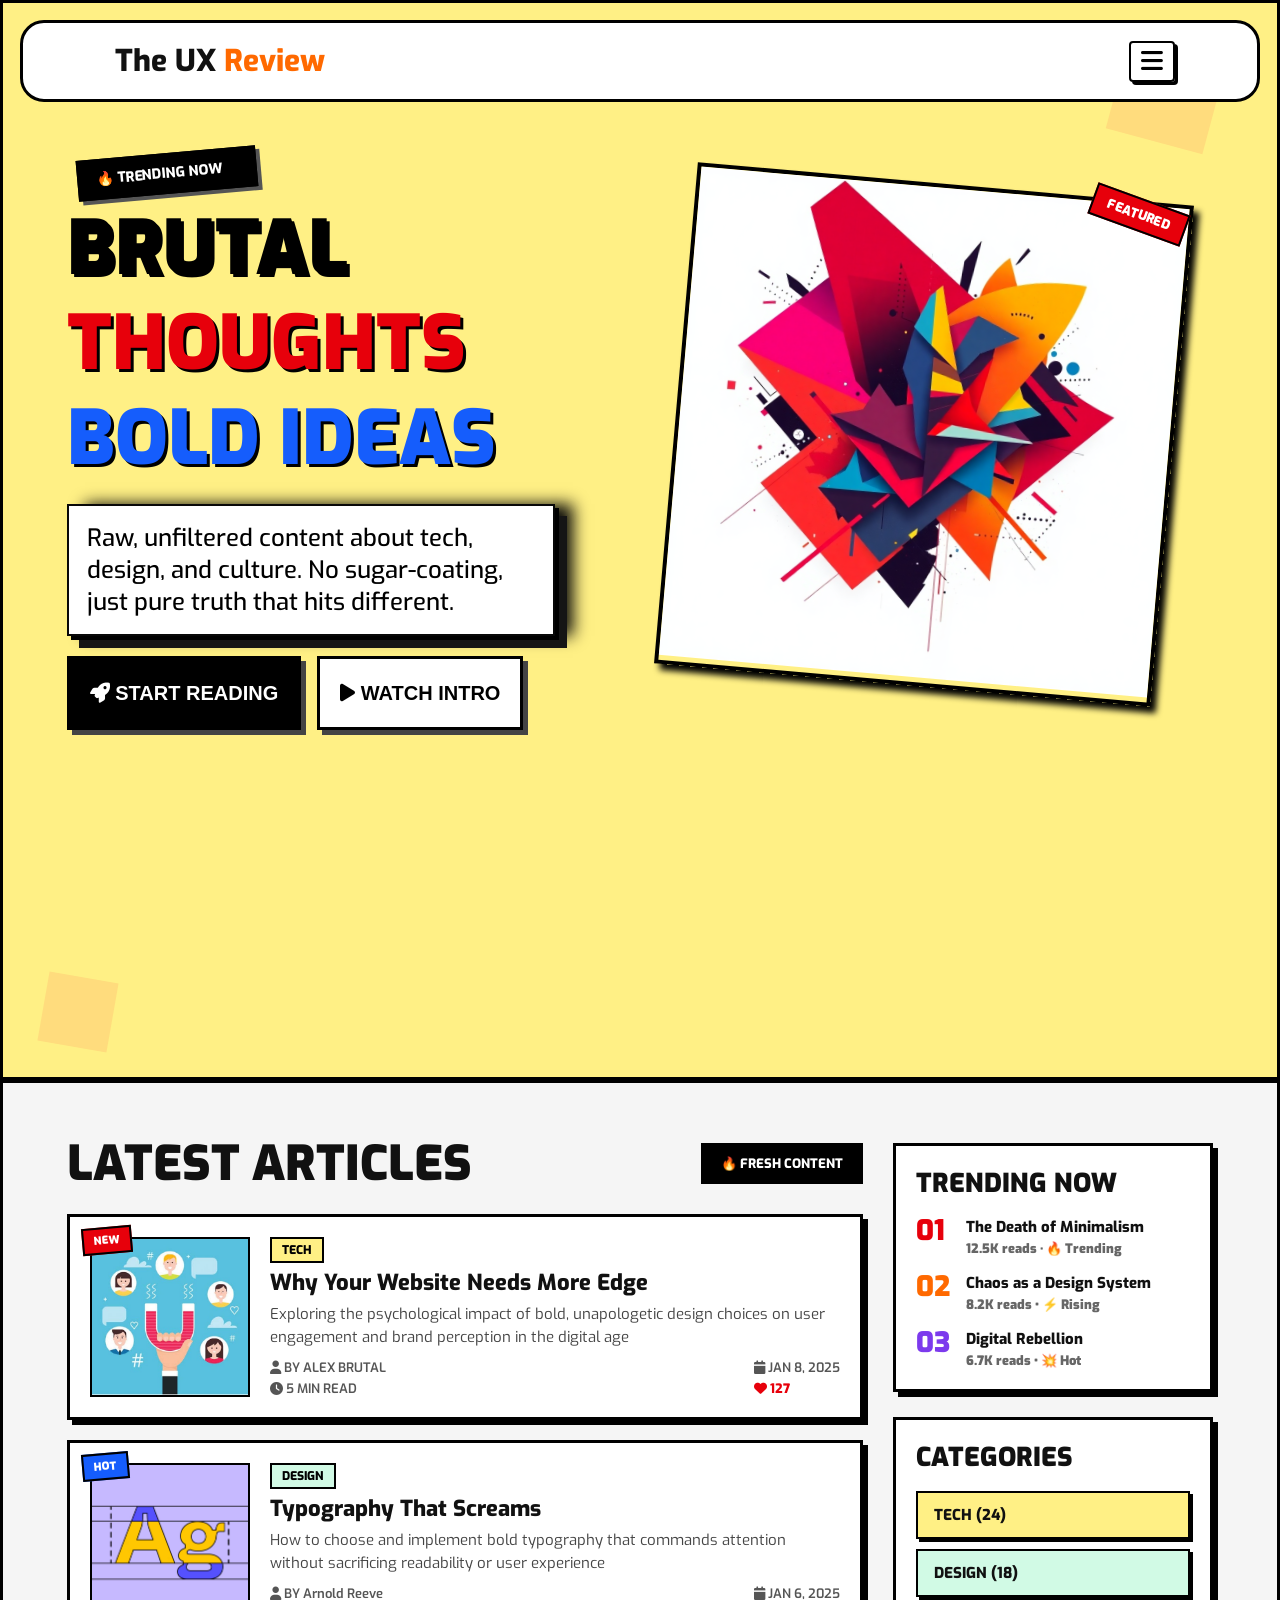
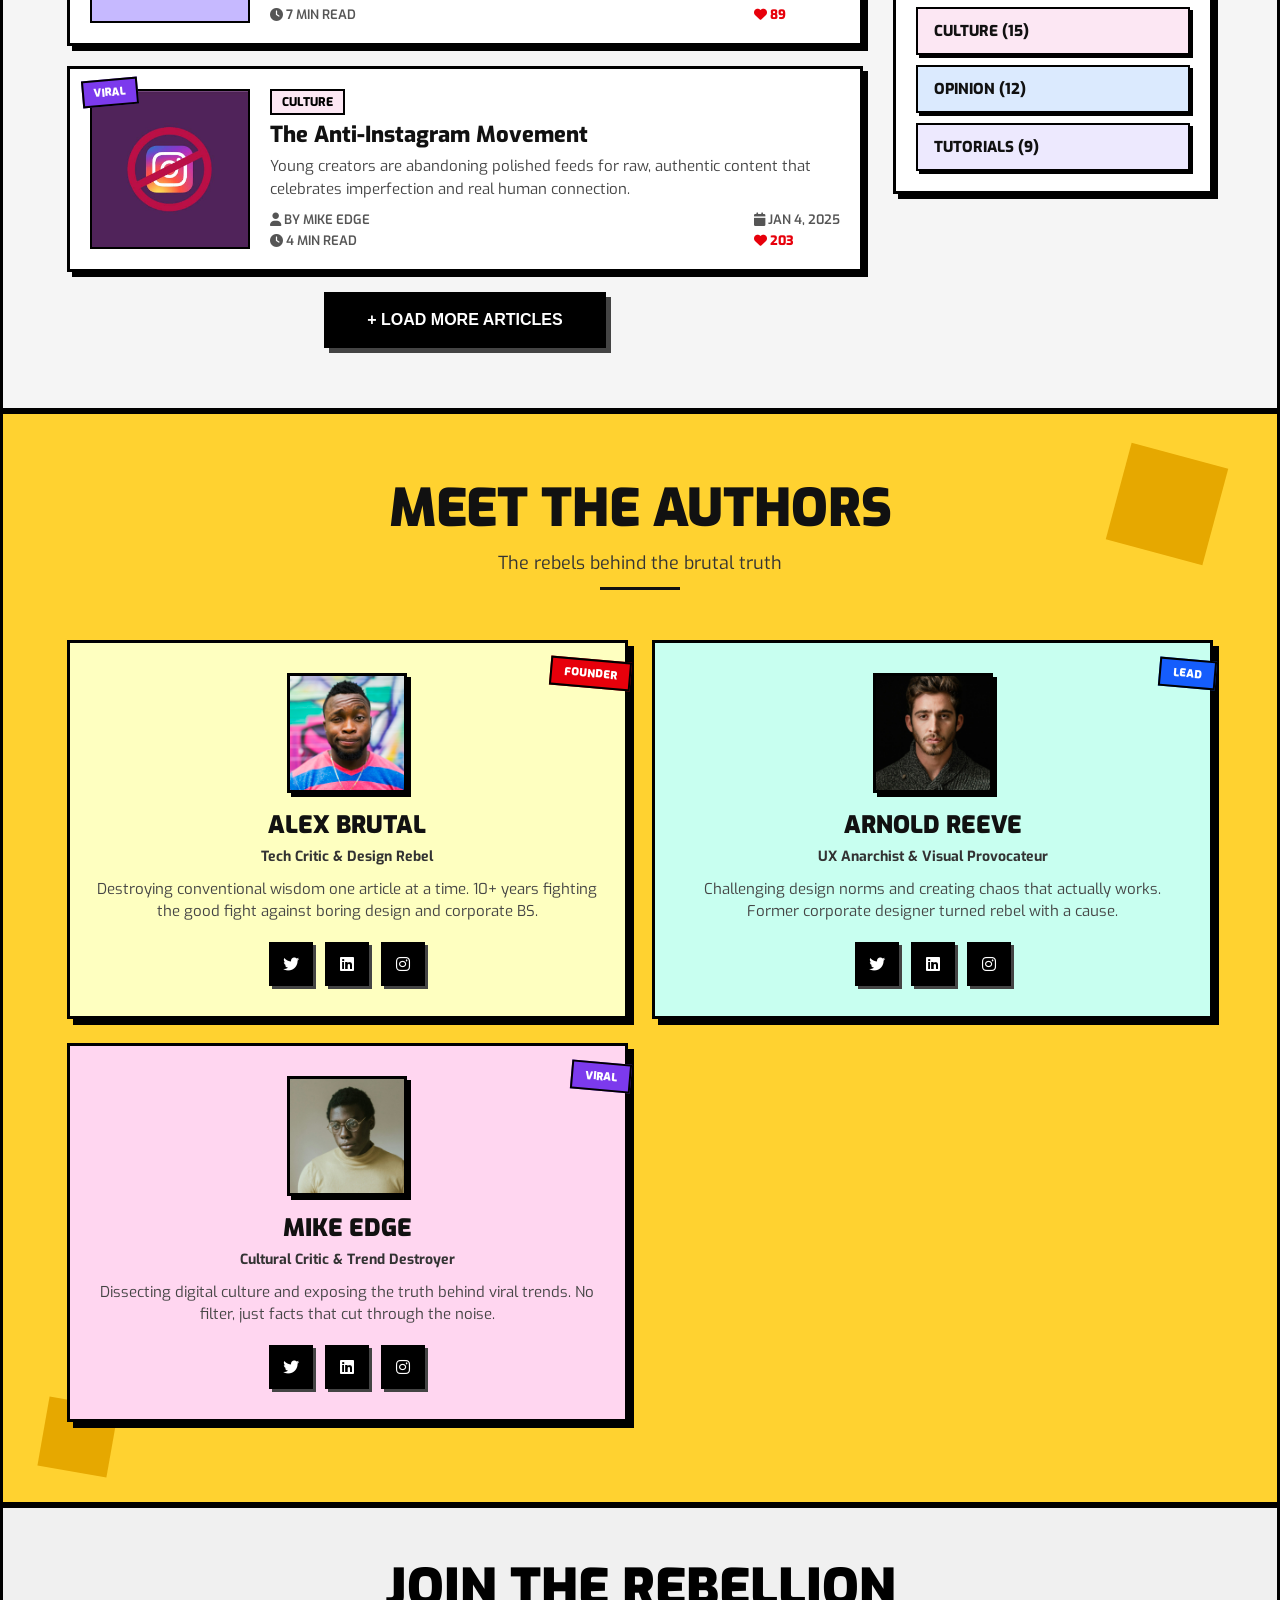
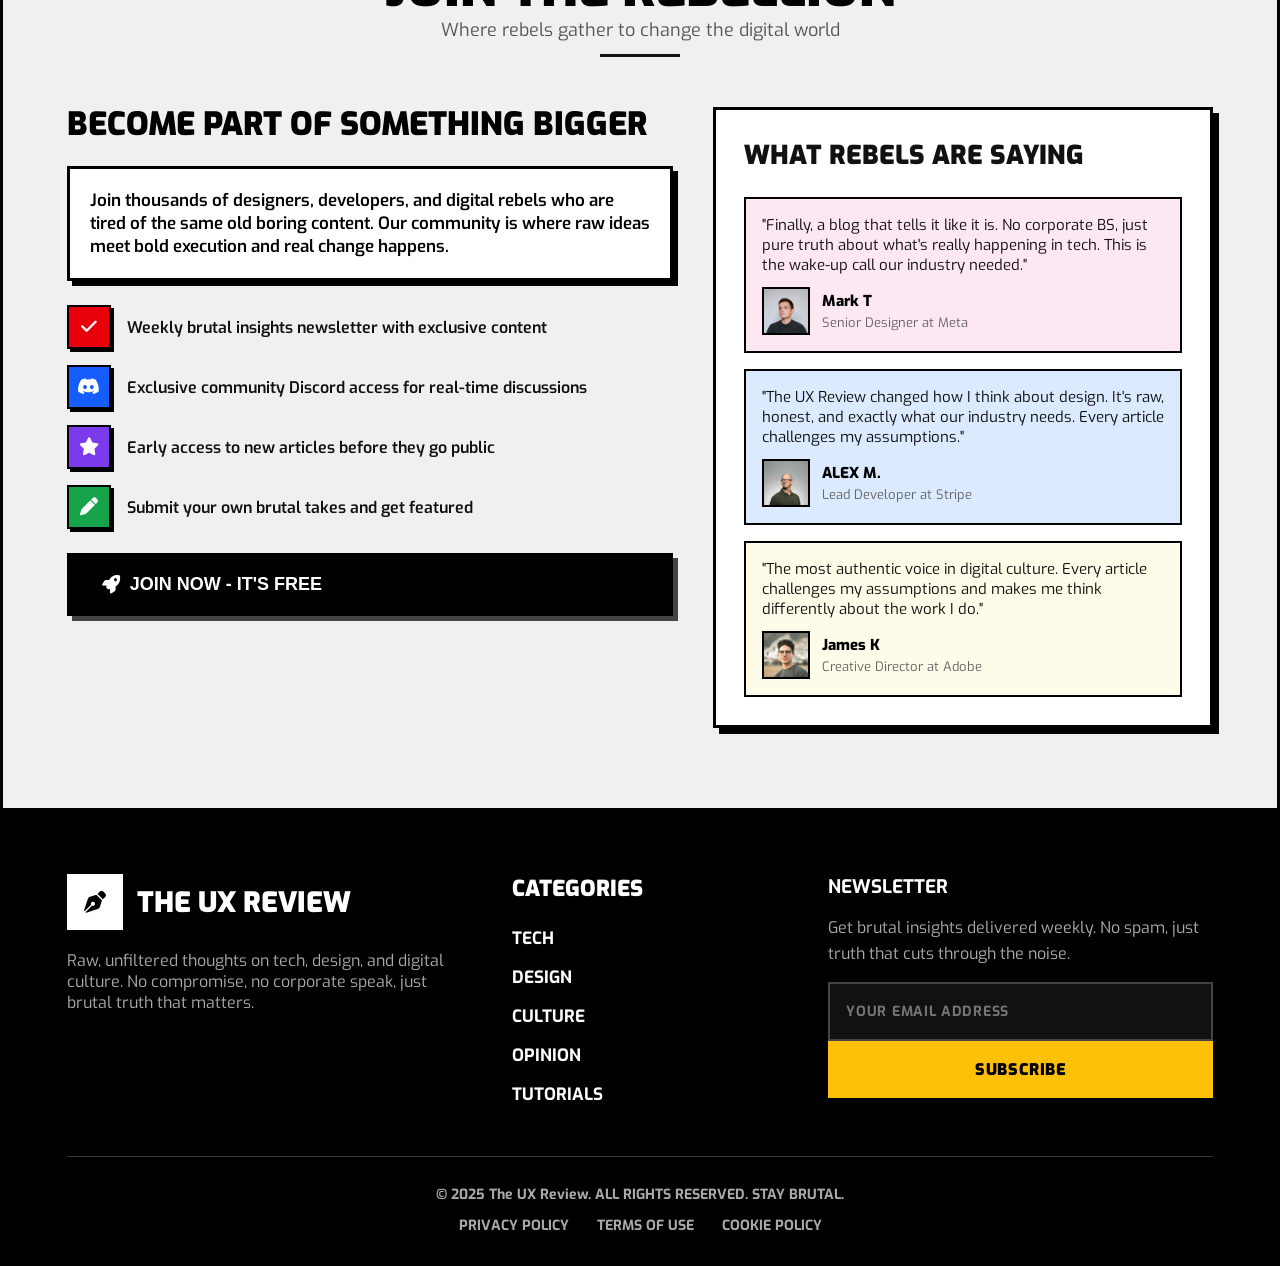
<file: index.html>
<!doctype html>
<html lang="en">

<head>
  <meta charset="UTF-8" />
  <meta name="viewport" content="width=device-width, initial-scale=1.0" />
  <title>the-ux-review-blog</title>
  <link rel="preconnect" href="https://fonts.googleapis.com" />
  <link rel="preconnect" href="https://fonts.gstatic.com" crossorigin />
  <link
    href="https://fonts.googleapis.com/css2?family=Exo:ital,wght@0,100..900;1,100..900&family=Inter:ital,opsz,wght@0,14..32,100..900;1,14..32,100..900&family=Lobster+Two:ital,wght@0,400;0,700;1,400;1,700&family=Yellowtail&display=swap"
    rel="stylesheet" />
  <link rel="stylesheet" href="https://cdnjs.cloudflare.com/ajax/libs/font-awesome/6.5.0/css/all.min.css" />
  <link rel="stylesheet" href="./style/style.css" />
</head>

<body>


  <div id="nav">
    <div class="container">
      <div class="title">
        <h1>The UX <span class="colored">Review</span></h1>
      </div>

      <div class="side-bar">
        <input type="checkbox" id="menu" />

        <div class="menu-label">
          <label for="menu">
            <i class="fa-solid fa-bars"></i>
          </label>
        </div>

        <div class="sidebar-content">
          <div class="close-menu">
            <span>MENU</span>
            <label for="menu" class="close-menu-icon">
              <i class="fa-solid fa-xmark"></i>
            </label>
          </div>
          <div class="sidebar-nav">
            <a href="#home">HOME</a>
            <a href="#latest-articles">LATEST-ARTICLES</a>
            <a href="#authors">AUTHORS</a>
            <a href="#community">COMMUNITY</a>
          </div>
          <button class="sidebar-subscribe">
            <i class="fa-solid fa-rocket"></i> SUBSCRIBE NOW
          </button>
        </div>
      </div>
    </div>
  </div>


  <div id="home">
    <div class="container">
      <div class="hero">
        <div class="info-section">
          <div class="trend">
            <span>🔥 TRENDING NOW</span>
          </div>
          <div class="title">
            <span>BRUTAL</span>
            <span class="colored-red">THOUGHTS</span>
            <span class="colored-blue">BOLD IDEAS</span>
          </div>
          <div class="details">
            <p>
              Raw, unfiltered content about tech, design, and culture. No
              sugar-coating, just pure truth that hits different.
            </p>
          </div>

          <div class="buttoms">
            <button class="reading">
              <span><i class="fa-solid fa-rocket"></i></span> START READING
            </button>
            <button class="watch">
              <span><i class="fa-solid fa-play"></i></span> WATCH INTRO
            </button>
          </div>
        </div>
        <div class="img-section">
          <div class="img-label">
            <span>FEATURED</span>
          </div>
          <div class="img-container">
            <img src="./img/hero-img.png" alt="hero-img" />
          </div>
        </div>
      </div>
    </div>
  </div>


  <div id="latest-articles">
    <div class="container">
      <div class="aricle-info">
        <div class="article-left">
          <div class="title-info">
            <h2>LATEST ARTICLES</h2>
            <span class="title-label">🔥 FRESH CONTENT</span>
          </div>

          <div class="article-card">
            <div class="card-img">
              <img src="./img/user-engagement-2.jpg" alt="user engagement" />
              <div class="card-badge badge-new">NEW</div>
            </div>
            <div class="card-content">
              <div class="card-tag tag-tech">TECH</div>
              <h3 class="more-edge">Why Your Website Needs More Edge</h3>
              <p>
                Exploring the psychological impact of bold, unapologetic
                design choices on user engagement and brand perception in the
                digital age
              </p>
              <div class="card-data">
                <div class="data-left">
                  <span><i class="fa-solid fa-user"></i> BY ALEX BRUTAL</span>
                  <span><i class="fa-solid fa-clock"></i> 5 MIN READ</span>
                </div>
                <div class="data-right">
                  <span><i class="fa-solid fa-calendar"></i> JAN 8, 2025</span>
                  <span class="likes"><i class="fa-solid fa-heart"></i> 127</span>
                </div>
              </div>
            </div>
          </div>

          <div class="article-card">
            <div class="card-img">
              <img src="./img/guide-to-typography.avif" alt="user engagement" />
              <div class="card-badge badge-hot">HOT</div>
            </div>
            <div class="card-content">
              <div class="card-tag tag-design">DESIGN</div>
              <h3 class="typography">Typography That Screams</h3>
              <p>
                How to choose and implement bold typography that commands
                attention without sacrificing readability or user experience
              </p>
              <div class="card-data">
                <div class="data-left">
                  <span><i class="fa-solid fa-user"></i> BY Arnold Reeve</span>
                  <span><i class="fa-solid fa-clock"></i> 7 MIN READ</span>
                </div>
                <div class="data-right">
                  <span><i class="fa-solid fa-calendar"></i> JAN 6, 2025</span>
                  <span class="likes"><i class="fa-solid fa-heart"></i> 89</span>
                </div>
              </div>
            </div>
          </div>
          <div class="article-card">
            <div class="card-img">
              <img src="./img/anti-instagram.jpg" alt="anti instagram" />
              <div class="card-badge badge-viral">VIRAL</div>
            </div>
            <div class="card-content">
              <div class="card-tag tag-culture">CULTURE</div>
              <h3 class="inti-instgram">The Anti-Instagram Movement</h3>
              <p>
                Young creators are abandoning polished feeds for raw,
                authentic content that celebrates imperfection and real human
                connection.
              </p>
              <div class="card-data">
                <div class="data-left">
                  <span><i class="fa-solid fa-user"></i> BY MIKE EDGE</span>
                  <span><i class="fa-solid fa-clock"></i> 4 MIN READ</span>
                </div>
                <div class="data-right">
                  <span><i class="fa-solid fa-calendar"></i> JAN 4, 2025</span>
                  <span class="likes"><i class="fa-solid fa-heart"></i> 203</span>
                </div>
              </div>
            </div>
          </div>

          <div class="load-more">
            <button class="btn-load-more">+ LOAD MORE ARTICLES</button>
          </div>
        </div>

        <div class="article-right">
          <div class="sidebar-box">
            <h3>TRENDING NOW</h3>
            <div class="trending-list">
              <div class="trending-item">
                <span class="trend-number num-1">01</span>
                <div class="trend-info">
                  <p class="trending">The Death of Minimalism</p>
                  <span>12.5K reads · 🔥 Trending</span>
                </div>
              </div>
              <div class="trending-item">
                <span class="trend-number num-2">02</span>
                <div class="trend-info">
                  <p class="rising">Chaos as a Design System</p>
                  <span>8.2K reads • ⚡ Rising</span>
                </div>
              </div>
              <div class="trending-item">
                <span class="trend-number num-3">03</span>
                <div class="trend-info">
                  <p class="hot">Digital Rebellion</p>
                  <span>6.7K reads • 💥 Hot</span>
                </div>
              </div>
            </div>
          </div>

          <div class="sidebar-box">
            <h3>CATEGORIES</h3>
            <div class="categories-list">
              <div class="category-item cat-tech">TECH (24)</div>
              <div class="category-item cat-design">DESIGN (18)</div>
              <div class="category-item cat-culture">CULTURE (15)</div>
              <div class="category-item cat-opinion">OPINION (12)</div>
              <div class="category-item cat-tutorials">TUTORIALS (9)</div>
            </div>
          </div>
        </div>
      </div>
    </div>
  </div>

  <div id="authors">
    <div class="container">
      <div class="authors-title">
        <h2>MEET THE AUTHORS</h2>
        <p>The rebels behind the brutal truth</p>
        <div class="title-line"></div>
      </div>

      <div class="authors-grid">
        <div class="author-card yellow">
          <div class="author-badge founder">FOUNDER</div>
          <div class="author-img">
            <img src="./img/avatar-1.jpg" alt="Alex Brutal" />
          </div>
          <h3>ALEX BRUTAL</h3>
          <span class="author-role">Tech Critic & Design Rebel</span>
          <p>
            Destroying conventional wisdom one article at a time. 10+ years
            fighting the good fight against boring design and corporate BS.
          </p>
          <div class="author-socials">
            <a href="#"><i class="fa-brands fa-twitter"></i></a>
            <a href="#"><i class="fa-brands fa-linkedin"></i></a>
            <a href="#"><i class="fa-brands fa-instagram"></i></a>
          </div>
        </div>

        <div class="author-card mint">
          <div class="author-badge lead">LEAD</div>
          <div class="author-img">
            <img src="./img/avatar-2.jpg" alt="Arnold Reeve" />
          </div>
          <h3>Arnold Reeve</h3>
          <span class="author-role">UX Anarchist & Visual Provocateur</span>
          <p>
            Challenging design norms and creating chaos that actually works.
            Former corporate designer turned rebel with a cause.
          </p>
          <div class="author-socials">
            <a href="#"><i class="fa-brands fa-twitter"></i></a>
            <a href="#"><i class="fa-brands fa-linkedin"></i></a>
            <a href="#"><i class="fa-brands fa-instagram"></i></a>
          </div>
        </div>

        <div class="author-card pink">
          <div class="author-badge viral">VIRAL</div>
          <div class="author-img">
            <img src="./img/avatar-3.jpg" alt="Mike Edge" />
          </div>
          <h3>MIKE EDGE</h3>
          <span class="author-role">Cultural Critic & Trend Destroyer</span>
          <p>
            Dissecting digital culture and exposing the truth behind viral
            trends. No filter, just facts that cut through the noise.
          </p>
          <div class="author-socials">
            <a href="#"><i class="fa-brands fa-twitter"></i></a>
            <a href="#"><i class="fa-brands fa-linkedin"></i></a>
            <a href="#"><i class="fa-brands fa-instagram"></i></a>
          </div>
        </div>
      </div>
    </div>
  </div>


  <div id="community">
    <div class="container">
      <div class="community-title">
        <h2>JOIN THE REBELLION</h2>
        <p>Where rebels gather to change the digital world</p>
        <div class="title-line"></div>
      </div>

      <div class="community-info">
        <div class="community-left">
          <h3>BECOME PART OF SOMETHING BIGGER</h3>
          <div class="community-description">
            <p>
              Join thousands of designers, developers, and digital rebels who
              are tired of the same old boring content. Our community is where
              raw ideas meet bold execution and real change happens.
            </p>
          </div>

          <ul class="community-features">
            <li>
              <div class="feature-icon icon-red">
                <i class="fa-solid fa-check"></i>
              </div>
              <span>Weekly brutal insights newsletter with exclusive
                content</span>
            </li>
            <li>
              <div class="feature-icon icon-blue">
                <i class="fa-brands fa-discord"></i>
              </div>
              <span>Exclusive community Discord access for real-time
                discussions</span>
            </li>
            <li>
              <div class="feature-icon icon-purple">
                <i class="fa-solid fa-star"></i>
              </div>
              <span>Early access to new articles before they go public</span>
            </li>
            <li>
              <div class="feature-icon icon-green">
                <i class="fa-solid fa-pen"></i>
              </div>
              <span>Submit your own brutal takes and get featured</span>
            </li>
          </ul>
          <button class="join-btn">
            <i class="fa-solid fa-rocket"></i> JOIN NOW - IT'S FREE
          </button>
        </div>

        <div class="community-right">
          <h3>WHAT REBELS ARE SAYING</h3>
          <div class="community-card comm-pink">
            <p>
              "Finally, a blog that tells it like it is. No corporate BS, just
              pure truth about what's really happening in tech. This is the
              wake-up call our industry needed."
            </p>
            <div class="card-author">
              <img src="./img/avatar-4.avif" alt="Mark T" />

              <div>
                <strong>Mark T</strong>
                <span>Senior Designer at Meta</span>
              </div>
            </div>
          </div>

          <div class="community-card comm-blue">
            <p>
              "The UX Review changed how I think about design. It's raw, honest, and exactly what our industry needs.
              Every article challenges my assumptions."
            </p>
            <div class="card-author">
              <img src="./img/avatar-5.jpg" alt="ALEX M." />

              <div>
                <strong>ALEX M.</strong>
                <span>Lead Developer at Stripe</span>
              </div>
            </div>
          </div>


          <div class="community-card comm-yellow">
            <p>
              "The most authentic voice in digital culture. Every article challenges my assumptions and makes me think
              differently about the work I do."
            </p>
            <div class="card-author">
              <img src="./img/avatar-6.avif" alt="James K" />

              <div>
                <strong>James K</strong>
                <span>Creative Director at Adobe</span>
              </div>
            </div>
          </div>


        </div>
      </div>
    </div>
  </div>




  <div id="footer">
    <div class="container">
      <div class="footer-info">
        <div class="footer-brand">
          <div class="footer-logo">
            <div class="logo-icon">
              <i class="fa-solid fa-pen-nib"></i>
            </div>
            <h2>THE UX REVIEW</h2>
          </div>
          <p>Raw, unfiltered thoughts on tech, design, and digital culture. No compromise, no corporate speak, just
            brutal truth that matters.</p>
        </div>


        <div class="categories">
          <h3>CATEGORIES</h3>
          <ul>
            <li><a href="#">TECH</a></li>
            <li><a href="#">DESIGN</a></li>
            <li><a href="#">CULTURE</a></li>
            <li><a href="#">OPINION</a></li>
            <li><a href="#">TUTORIALS</a></li>

          </ul>


        </div>

        <div class="new-letter">
          <h3>NEWSLETTER</h3>
          <p>Get brutal insights delivered weekly. No spam, just truth that cuts through the noise.</p>
          <div class="newlitter-form">
            <input type="email" placeholder="YOUR EMAIL ADDRESS">
            <button>SUBSCRIBE</button>
          </div>
        </div>


      </div>

      <div class="footer-divider"></div>

      <div class="footer-bottom">
        <p>© 2025 The UX Review. ALL RIGHTS RESERVED. STAY BRUTAL.</p>
        <div class="footer-links">
          <a href="#">PRIVACY POLICY</a>
          <a href="#">TERMS OF USE</a>
          <a href="#">COOKIE POLICY</a>
        </div>
      </div>
    </div>
  </div>
  </div>
</body>

</html>
</file>
<file: style/style.css>
* {
  box-sizing: border-box;
  padding: 0;
  margin: 0;
}
*::after,
*::before {
  padding: 0;
  margin: 0;
}
body {
  font-family: Exo, sans-serif;
}
.container {
  width: 90%;
  margin: auto;
  max-width: 1200px;
}
ul {
  list-style: none;
}
a {
  text-decoration: none;
  color: #333;
}
#nav {
  border: 3px solid #000;
  border-radius: 24px;
  background-color: #fff;
  z-index: 9998;
  position: fixed;
  left: 50%;
  transform: translateX(-50%);
  width: calc(100% - 40px);
  top: 20px;
}
#nav .container {
  display: flex;
  justify-content: space-between;
  align-items: center;
  padding: 10px 20px;
}
#nav .title h1 {
  font-size: 30px;
  font-weight: 800;
  line-height: 36px;
  color: #111111;
  padding: 10px;
}
#nav .title h1 span {
  color: #ff6900;
}
.side-bar {
  position: relative;
}
#menu {
  display: none;
}
.menu-label {
  border: 2px solid #000;
  border-radius: 4px;
  padding: 2px 10px;
  box-shadow: 3px 3px 0 #000;
}
.side-bar label {
  font-size: 25px;
}
.sidebar-content {
  position: fixed;
  top: 0;
  right: -360px;
  height: 100vh;
  width: 320px;
  display: flex;
  flex-direction: column;
  padding: 0;
  background-color: #fff;
  border-left: 3px solid #000;
  z-index: 9999;

  transition:
    right 0.3s ease,
    opacity 0.3s ease;
  opacity: 0;
  z-index: 999;
  overflow: hidden;
}
#menu:checked~.sidebar-content {
  right: 0;
  transform: translateX(0);
  opacity: 1;
}
.close-menu {
  display: flex;
  justify-content: space-between;
  align-items: center;
  border-top: 3px solid #000;
  border-bottom: 3px solid #000;
  margin-bottom: 0;
  padding: 20px 24px;
}

.close-menu span {
  color: #000;
  font-size: 26px;
  font-weight: 900;
  margin-bottom: 0;
}

.close-menu-icon {
  color: #000;
  font-size: 30px;
  border: 2px solid #000;
  padding: 2px 6px;
  margin-bottom: 0;
  transition: color 0.2s;
}

.close-menu-icon:hover {
  color: #f00;
}

.sidebar-nav {
  display: flex;
  flex-direction: column;
  padding: 16px 0;
  flex: 1;
}

.sidebar-nav a {
  display: block;
  align-items: center;
  gap: 14px;
  color: #000;
  font-size: 20px;
  font-weight: 900;
  padding: 18px 24px;

  transition:
    background-color 0.15s,
    color 0.15s,
    padding-left 0.15s;
}

.sidebar-nav a:hover {
  background-color: #f5f5f5;
  color: #000;
  padding-left: 32px;
}

.sidebar-subscribe {
  display: flex;
  align-items: center;
  justify-content: center;
  gap: 10px;
  background-color: #ffd230;
  color: #000;
  font-family: "Exo", sans-serif;
  font-size: 18px;
  font-weight: 900;
  letter-spacing: 0.06em;
  padding: 20px;
  margin: 24px;
  cursor: pointer;
  border: 3px solid #000;
  box-shadow: 4px 4px 0 #fff;
  transition:
    transform 0.1s ease,
    box-shadow 0.1s ease;
}

.sidebar-subscribe:hover {
  transform: translate(-2px, -2px);
  box-shadow: 6px 6px 0 #fff;
}

.sidebar-subscribe:active {
  transform: translate(4px, 4px);
  box-shadow: 0 0 0 #fff;
}

#home {
  height: 120vh;
  background-color: #fff085;
  border: 3px solid #000;
  position: relative;
  overflow: hidden;
}

#home::before {
  content: "";
  position: absolute;
  top: 40px;
  right: 60px;
  width: 100px;
  height: 100px;
  background-color: #ffdc7d;
  transform: rotate(15deg);
  z-index: 0;
}

#home::after {
  content: "";
  position: absolute;
  bottom: 30px;
  left: 40px;
  width: 70px;
  height: 70px;
  background-color: #ffdc7d;
  transform: rotate(10deg);
  z-index: 0;
}
.hero {
  display: flex;
  align-items: flex-start;
  padding-top: 140px;
  justify-content: space-between;
  gap: 80px;
}
#home .title {
  display: flex;
  flex-direction: column;
  gap: 5px;
}
#home .title span {
  display: inline-block;
  font-size: 75px;
  line-height: 90px;
  font-weight: 900;
  text-shadow: 3px 3px 0 #000;
}
.colored-red {
  color: #e7000b;
}
.colored-blue {
  color: #155dfc;
}
.details {
  border: 2px solid #080808;
  box-shadow:
    4px 4px #000,
    12px 12px 0 #151515,
    18px 0 15px #080808;
  background-color: #fff;
  padding: 16px 18px;
  max-width: 540px;
  width: 100%;
  margin: 20px 0;
  z-index: 5;
}
.details p {
  font-size: 24px;
  font-weight: 500;
  line-height: 32px;
  color: #000;
}
.buttoms {
  display: flex;
  gap: 16px;
  align-items: center;
  flex-wrap: wrap;
}
#home .buttoms button {
  border: 3px solid #000;
  padding: 20px;
  margin: 0;
  font-size: 20px;
  font-weight: 700;
  line-height: 28px;
  box-shadow: 5px 5px 0 #444;
  transition:
    transform 0.1s ease,
    box-shadow 0.1s ease;
  z-index: 10;
}
#home .buttoms button:hover {
  transform: translate(5px, 5px);
  box-shadow: 0 0 0 #444;
}
.reading {
  background-color: #000;
  color: #fff;
  box-shadow: 5px 5px 0 #444;
  transition:
    transform 0.1s ease,
    box-shadow 0.1s ease;
}
.reading:hover {
  transform: translate(-2px, -2px);
  box-shadow: 7px 7px 0 #444;
}
.reading:active {
  transform: translate(5px, 5px);
  box-shadow: 0px 0px 0 #444;
}
.watch {
  background-color: #fff;
  color: #000;
  box-shadow: 5px 5px 0 #000;
  transition:
    transform 0.1s ease,
    box-shadow 0.1s ease;
}
.watch:hover {
  transform: translate(-2px, -2px);
  box-shadow: 7px 7px 0 #000;
}
.watch:active {
  transform: translate(5px, 5px);
  box-shadow: 0px 0px 0 #000;
}
.trend {
  background-color: #000;
  color: #fff;
  border: 3px solid #000;
  padding: 8px 16px;
  font-size: 14px;
  font-weight: 800;
  width: fit-content;
  box-shadow: 4px 4px 0 #555;

  transform: rotate(-5deg);
  width: 180px;
  margin: 10px;
}
.img-section {
  position: relative;
  width: 55%;
  padding: 40px;
  overflow: visible;
}
.img-label {
  position: absolute;
  top: 55px;
  right: 25px;
  transform: rotate(20deg);
  background-color: #e7000b;
  color: #fff;
  font-size: 13px;
  font-weight: 900;
  padding: 6px 14px;
  border: 2px solid #000;
  z-index: 10;
}

.img-section .img-container {
  width: 100%;
  border: 4px solid #000;
  box-shadow: 6px 6px 6px #000;
  transform: rotate(5deg);
  overflow: hidden;
  transition:
    transform 0.3s ease,
    box-shadow 0.3s ease;
}

.img-section .img-container:hover {
  transform: rotate(3deg) translate(-4px);
  box-shadow: 10px 10px 10px #000;
}

.img-section img {
  width: 100%;
  height: auto;
}

#latest-articles {
  border: 3px solid #000;
  background-color: #f5f5f5;
  padding: 60px 0;
}

.aricle-info {
  display: flex;
  align-items: flex-start;
  gap: 30px;
}

.article-left {
  flex: 1;
}

.title-info {
  display: flex;
  align-items: center;
  justify-content: space-between;
  margin-bottom: 30px;
}

.title-info h2 {
  font-size: 48px;
  font-weight: 900;
  line-height: 24px;
  color: #111;
}

.article-left .title-label {
  background-color: #000;
  color: #fff;
  font-size: 13px;
  font-weight: 800;
  padding: 10px 18px;
  border: 2px solid #000;
}

.article-card {
  display: flex;
  gap: 20px;
  background-color: #fff;
  border: 3px solid #000;
  padding: 20px;
  margin-bottom: 20px;
  transition:
    transform 0.15s ease,
    box-shadow 0.15s ease;
  box-shadow: 5px 5px 0 #000;
}

.article-card:hover {
  transform: translate(-2px, -2px);
  box-shadow: 7px 7px 0 #000;
}

.article-card:active {
  transform: translate(5px, 5px);
  box-shadow: 0 0 0 #000;
}

.card-img {
  position: relative;
  flex: 0 0 160px;
  height: 160px;
}

.card-img img {
  width: 100%;
  height: 100%;
  object-fit: cover;
  display: block;
  border: 2px solid #000;
}

.card-badge {
  position: absolute;
  top: -10px;
  left: -8px;
  font-size: 11px;
  font-weight: 900;
  padding: 4px 10px;
  border: 2px solid #000;
  transform: rotate(-5deg);
}

.badge-new {
  background-color: #e7000b;
  color: #fff;
}

.badge-hot {
  background-color: #155dfc;
  color: #fff;
}

.badge-viral {
  background-color: #7c3aed;
  color: #fff;
}

.card-content {
  display: flex;
  flex-direction: column;
  gap: 7px;
  flex: 1;
}

.card-tag {
  display: inline-block;
  font-size: 12px;
  font-weight: 800;
  padding: 3px 10px;
  border: 2px solid #000;
  width: fit-content;
}

.tag-tech {
  background-color: #fff085;
}

.tag-design {
  background-color: #d1fae5;
}

.tag-culture {
  background-color: #fce7f3;
}

.card-content h3 {
  font-size: 22px;
  font-weight: 800;
  color: #111;
  line-height: 1.2;
  transition: color 0.3s ease;
}

.card-content .more-edge:hover {
  color: #f00;
}

.card-content .typography:hover {
  color: #2b7fff;
}

.card-content .inti-instgram:hover {
  color: #ad46ff;
}

.card-content p {
  font-size: 15px;
  color: #444;
  line-height: 1.5;
}

.card-data {
  display: flex;
  flex-wrap: wrap;
  justify-content: space-between;
  align-items: flex-end;
  gap: 6px;
  margin-top: auto;
}

.data-left,
.data-right {
  display: flex;
  flex-direction: column;
  gap: 4px;
  font-size: 13px;
  font-weight: 600;
  color: #555;
}
.likes {
  color: #e7000b;
  font-weight: 800;
}
.load-more {
  display: flex;
  justify-content: center;
  margin-top: 10px;
}
.btn-load-more {
  background-color: #000;
  color: #fff;
  border: 3px solid #000;
  font-size: 16px;
  font-weight: 800;
  padding: 16px 40px;
  box-shadow: 5px 5px 0 #444;
  transition:
    transform 0.1s ease,
    box-shadow 0.1s ease;
}

.btn-load-more:hover {
  transform: translate(-2px, -2px);
  box-shadow: 7px 7px 0 #444;
}

.btn-load-more:active {
  transform: translate(5px, 5px);
  box-shadow: 0 0 0 #444;
}

.article-right {
  flex: 0 0 320px;
  display: flex;
  flex-direction: column;
  gap: 25px;
}

.sidebar-box {
  font-size: 26px;
  font-weight: 900;
  color: #111;
  margin-bottom: 0;
  background: #fff;
  border: 3px solid #000;
  box-shadow: 5px 5px 0 #000;
  padding: 20px;
}

.sidebar-box h3 {
  font-size: 26px;
  font-weight: 900;
  color: #111;
  margin-bottom: 16px;
  text-transform: uppercase;
}

.trending-list {
  display: flex;
  flex-direction: column;
  gap: 16px;
}

.trending-item {
  display: flex;
  align-items: flex-start;
  gap: 14px;
}

.trend-number {
  font-size: 28px;
  font-weight: 900;
  line-height: 1;
  min-width: 36px;
}

.trend-info {
  display: flex;
  flex-direction: column;
  gap: 3px;
}

.trend-info p {
  font-size: 15px;
  font-weight: 800;
  color: #111;
  transition: color 0.2s ease;
}

.trend-info .trending:hover {
  color: #e7000b;
}

.trend-info .rising:hover {
  color: #ff6900;
}

.trend-info .hot:hover {
  color: #7c3aed;
}

.trend-info span {
  font-size: 13px;
  color: #666;
}

.categories-list {
  display: flex;
  flex-direction: column;
  gap: 10px;
}

.category-item {
  border: 2px solid #000;
  padding: 12px 16px;
  font-size: 15px;
  font-weight: 800;
  transition:
    transform 0.1s ease,
    box-shadow 0.1s ease;
  box-shadow: 3px 3px 0 #000;
}

.category-item:hover {
  transform: translate(-2px, -2px);
  box-shadow: 5px 5px 0 #000;
}

.category-item:active {
  transform: translate(3px, 3px);
  box-shadow: 0 0 0 #000;
}

.cat-tech {
  background-color: #fff085;
  transition: background-color 0.3s ease;
}

.cat-tech:hover {
  background-color: #f5e200;
}

.cat-design {
  background-color: #d1fae5;
  transition: background-color 0.3s ease;
}

.cat-design:hover {
  background-color: #6ee7b7;
}

.cat-culture {
  background-color: #fce7f3;
  transition: background-color 0.3s ease;
}

.cat-culture:hover {
  background-color: #f9a8d4;
}

.cat-opinion {
  background-color: #dbeafe;
  transition: background-color 0.3s ease;
}

.cat-opinion:hover {
  background-color: #93c5fd;
}

.cat-tutorials {
  background-color: #ede9fe;
  transition: background-color 0.3s ease;
}

.cat-tutorials:hover {
  background-color: #c4b5fd;
}

.num-1 {
  color: #e7000b;
}

.num-2 {
  color: #ff6900;
}

.num-3 {
  color: #7c3aed;
}

#authors {
  background-color: #ffd230;
  padding: 60px 0 80px;
  position: relative;
  overflow: hidden;
  border: 3px solid #000;
}

#authors::before {
  content: "";
  position: absolute;
  top: 40px;
  right: 60px;
  width: 100px;
  height: 100px;
  background-color: #e6a800;
  transform: rotate(15deg);
  z-index: 0;
}

#authors::after {
  content: "";
  position: absolute;
  bottom: 30px;
  left: 40px;
  width: 70px;
  height: 70px;
  background-color: #e6a800;
  transform: rotate(10deg);
  z-index: 0;
}

.authors-title {
  text-align: center;
  margin-bottom: 50px;
  position: relative;
  z-index: 1;
}

.authors-title h2 {
  font-size: 52px;
  font-weight: 900;
  color: #111;
}

.authors-title p {
  font-size: 18px;
  color: #333;
  margin-top: 8px;
}

.title-line {
  width: 80px;
  height: 3px;
  background-color: #111;
  margin: 12px auto 0;
}

.authors-grid {
  display: grid;
  grid-template-columns: 1fr 1fr;
  gap: 24px;
  position: relative;
  z-index: 1;
}

.author-card.pink {
  grid-column: 1;
  grid-row: 2;
}

.author-card {
  position: relative;
  border: 3px solid #000;
  box-shadow: 6px 6px 0 #000;
  padding: 30px 24px;
  text-align: center;
  transition:
    transform 0.15s ease,
    box-shadow 0.15s ease;
}

.author-card:hover {
  transform: translate(-2px, -2px);
  box-shadow: 8px 8px 0 #000;
}

.author-card:active {
  transform: translate(5px, 5px);
  box-shadow: 0 0 0 #000;
}

.yellow {
  background-color: #feffc0;
}

.mint {
  background-color: #c8fff0;
}

.pink {
  background-color: #ffd6f0;
}

.author-badge {
  position: absolute;
  top: 16px;
  right: -6px;
  font-size: 11px;
  font-weight: 900;
  padding: 5px 12px;
  border: 2px solid #000;
  transform: rotate(5deg);
}

.founder {
  background-color: #e7000b;
  color: #fff;
}

.lead {
  background-color: #155dfc;
  color: #fff;
}

.viral {
  background-color: #7c3aed;
  color: #fff;
}

.author-img {
  width: 120px;
  height: 120px;
  margin: 0 auto 16px;
  border: 3px solid #000;
  box-shadow: 4px 4px 0 #000;
  overflow: hidden;
}

.author-img img {
  width: 100%;
  height: 100%;
  object-fit: cover;
  display: block;
}

.author-role {
  font-size: 14px;
  font-weight: 700;
  color: #333;
  display: block;
  margin-bottom: 12px;
}

.author-card h3 {
  font-size: 24px;
  font-weight: 900;
  color: #111;
  text-transform: uppercase;
  margin-bottom: 6px;
}

.author-card p {
  font-size: 15px;
  color: #444;
  line-height: 22px;
}

.author-socials {
  display: flex;
  justify-content: center;
  gap: 12px;
  margin-top: 20px;
}

.author-socials a {
  width: 44px;
  height: 44px;
  background-color: #000;
  color: #fff;
  border: 2px solid #000;
  display: flex;
  align-items: center;
  justify-content: center;
  font-size: 16px;
  box-shadow: 3px 3px 0 #444;
  transition:
    transform 0.1s ease,
    box-shadow 0.1s ease;
}

.author-socials a:hover {
  transform: translate(-2px, -2px);
  box-shadow: 5px 5px 0 #444;
}

.author-socials a:active {
  transform: translate(3px, 3px);
  box-shadow: 0 0 0 #444;
}



#community {
  background-color: #f0f0f0;
  padding: 60px 0 80px;
  border: 3px solid #000;
}

.community-title {
  text-align: center;
  margin-bottom: 50px;
}

.community-title .title-line {
  width: 80px;
  height: 3px;
  background-color: #111;
  margin: 12px auto 0;
}

.community-title h2 {
  font-size: 52px;
  font-weight: 900;
  color: #000;
  line-height: 42px;
}

.community-title p {
  font-size: 18px;
  color: #555;
  margin-top: 8px;
}

.community-info {
  display: flex;
  gap: 40px;
  align-items: flex-start;
}

.community-left {
  flex: 1;
  display: flex;
  flex-direction: column;
  gap: 24px;
}

.community-left h3 {
  font-size: 32px;
  font-weight: 900;
  color: #000;
  line-height: 35px;
}

.community-description {
  border: 3px solid #000;
  box-shadow: 5px 5px 0 #000;
  background-color: #fff;
  padding: 20px;
}

.community-description p {
  font-size: 17px;
  font-weight: 600;
  color: #000;
}

.community-features {
  list-style: none;
  display: flex;
  flex-direction: column;
  gap: 16px;
}

.community-features li {
  display: flex;
  align-items: center;
  gap: 16px;
  font-size: 16px;
  font-weight: 600;
  color: #111;
}

.feature-icon {
  width: 44px;
  height: 44px;
  min-width: 44px;
  border: 2px solid #000;
  display: flex;
  align-items: center;
  justify-content: center;
  font-size: 18px;
  color: #fff;
  box-shadow: 3px 3px 0 #000;
}

.icon-red {
  background-color: #e7000b;
}

.icon-blue {
  background-color: #155dfc;
}

.icon-purple {
  background-color: #7c3aed;
}

.icon-green {
  background-color: #16a34a;
}

.join-btn {
  align-items: center;
  gap: 10px;
  background-color: #000;
  color: #fff;
  border: 3px solid #000;
  font-size: 18px;
  font-weight: 800;
  padding: 18px 32px;
  box-shadow: 5px 5px 0 #444;
  transition:
    transform 0.1s ease,
    box-shadow 0.1s ease;

  display: inline-flex;
}

.join-btn:hover {
  transform: translate(-2px, -2px);
  box-shadow: 7px 7px 0 #444;
}

.join-btn:active {
  transform: translate(5px, 5px);
  box-shadow: 0 0 0 #444;
}

.community-right {
  flex: 0 0 500px;
  border: 3px solid #000;
  box-shadow: 6px 6px 0 #000;
  background-color: #fff;
  padding: 28px;
  display: flex;
  flex-direction: column;
  gap: 16px;
}

.community-right h3 {
  font-size: 26px;
  font-weight: 900;
  color: #111;
  margin-bottom: 8px;
}

.community-card {
  border: 2px solid #000;
  padding: 16px;
  display: flex;
  flex-direction: column;
  gap: 12px;
}

.comm-pink {
  background-color: #fce7f3;
}

.comm-blue {
  background-color: #dbeafe;
}

.comm-yellow {
  background-color: #fefce8;
}

.community-card p {
  font-size: 15px;
  color: #111;
}

.card-author {
  display: flex;
  align-items: center;
  gap: 12px;
}

.card-author img {
  width: 48px;
  height: 48px;
  object-fit: cover;
  border: 2px solid #000;
  display: block;
}

.card-author strong {
  display: block;
  font-size: 15px;
  font-weight: 800;
}

.card-author span {
  font-size: 13px;
  color: #666;
}

#footer {
  background-color: #000;
  color: #fff;
  padding: 60px 0 0;
  border: 3px solid #000;
}

.footer-info {
  display: grid;
  grid-template-columns: 1.5fr 1fr 1.5fr;
  gap: 60px;
  padding-bottom: 50px;
}

.footer-brand {
  display: flex;
  flex-direction: column;
  gap: 20px;
}

.footer-icon {
  display: flex;
  align-items: center;
  gap: 14px;
}

.logo-icon {
  width: 56px;
  height: 56px;
  color: #000;
  background-color: #fff;
  display: flex;
  align-items: center;
  justify-content: center;
  font-size: 22px;
  flex-shrink: 0;
}

.footer-brand p {
  font-size: 16px;
  color: #aaa;
}

/* بدل footer-categories */
.categories h3 {
  font-size: 22px;
  font-weight: 900;
  color: #fff;
  margin-bottom: 24px;
}

.categories ul {
  display: flex;
  flex-direction: column;
  gap: 16px;
}

.categories ul li a {
  font-size: 17px;
  font-weight: 700;
  color: #fff;
  transition: color 0.2s;
}

.categories ul li a:hover {
  color: #ffc107;
}

.footer-logo {
  display: flex;
  align-items: center;
  gap: 14px;
}

.footer-logo h2 {
  font-size: 28px;
  font-weight: 900;
  color: #fff;
  text-transform: uppercase;
}

.new-letter {
  display: flex;
  flex-direction: column;
  gap: 16px;
}

.new-letter p {
  font-size: 16px;
  color: #aaa;
  line-height: 1.6;
}

.newlitter-form {
  display: flex;
  flex-direction: column;
  gap: 0;
}

.newlitter-form input {
  background-color: #111;
  border: 2px solid #444;
  color: #888;
  font-family: "Exo", sans-serif;
  font-size: 14px;
  font-weight: 700;
  letter-spacing: 0.05em;
  padding: 18px 16px;
  outline: none;
  transition: border-color 0.2s;
}

.newlitter-form input:focus {
  border-color: #fff;
  color: #fff;
}

.newlitter-form button {
  background-color: #ffc107;
  color: #000;
  border: none;
  font-family: "Exo", sans-serif;
  font-size: 16px;
  font-weight: 900;
  letter-spacing: 0.05em;
  padding: 18px;
  cursor: pointer;
  text-transform: uppercase;
  transition:
    background-color 0.2s,
    transform 0.1s;
}

.newlitter-form button:hover {
  background-color: #e6ac00;
}

.newlitter-form button:active {
  transform: scaleY(0.97);
}

.footer-divider {
  border: none;
  border-top: 1px solid #333;
  margin: 0;
}

.footer-bottom {
  padding: 28px 0;
  display: flex;
  flex-direction: column;
  align-items: center;
  gap: 12px;
  text-align: center;
}

.footer-bottom p {
  font-size: 14px;
  font-weight: 700;
  color: #aaa;
}

.footer-links {
  display: flex;
  gap: 28px;
}

.footer-links a {
  font-size: 14px;
  font-weight: 700;
  color: #aaa;
  text-decoration: none;
  text-transform: uppercase;
  transition: color 0.2s;
}

.footer-links a:hover {
  color: #fff;
}


@media (max-width: 1024px) {

  
  #home .title span {
    font-size: 60px;
    line-height: 1;
  }

  .hero {
    gap: 40px;
  }

  .img-section {
    width: 50%;
    padding: 20px;
  }

 
  .aricle-info {
    gap: 20px;
  }

  .article-right {
    flex: 0 0 260px;
  }

  
  .authors-grid {
    gap: 16px;
  }

  
  .community-right {
    flex: 0 0 400px;
  }

  
  .footer-info {
    gap: 30px;
  }
}


@media (max-width: 768px) {

  
  #nav {
    width: calc(100% - 20px);
    top: 10px;
  }

  #nav .title h1 {
    font-size: 22px;
  }


  .hero {
    flex-direction: column;
    padding-top: 100px;
    gap: 30px;
  }

  #home .title span {
    font-size: 52px;
    line-height: 1;
  }

  .details p {
    font-size: 18px;
  }

  .img-section {
    width: 100%;
    padding: 10px 0;
  }

  .buttoms button {
    font-size: 16px;
    padding: 14px 18px;
  }

 
  .aricle-info {
    flex-direction: column;
  }

  .article-right {
    flex: unset;
    width: 100%;
  }

  .title-info h2 {
    font-size: 32px;
  }

  .card-img {
    flex: 0 0 120px;
    height: 120px;
  }

  
  .authors-grid {
    grid-template-columns: 1fr;
  }

  .author-card.pink {
    grid-column: unset;
    grid-row: unset;
  }

  .authors-title h2 {
    font-size: 36px;
  }


  .community-info {
    flex-direction: column;
  }

  .community-right {
    flex: unset;
    width: 100%;
  }

  .community-title h2 {
    font-size: 36px;
  }

  .community-left h3 {
    font-size: 24px;
  }

 
  .footer-info {
    grid-template-columns: 1fr;
    gap: 40px;
  }

  .footer-bottom {
    padding: 20px 0;
  }

  .footer-links {
    flex-wrap: wrap;
    justify-content: center;
    gap: 16px;
  }
}


@media (max-width: 480px) {
  #nav .title h1 {
    font-size: 18px;
  }

  #home {
    min-height: 100vh;
    overflow: visible;
    padding-bottom: 60px;
  }

  .hero {
    flex-direction: column;
    padding-top: 100px;
    gap: 20px;
  }

  #home .title span {
    font-size: 48px;
    line-height: 48px;
  }

  .trend {
    width: fit-content;
    white-space: nowrap;
    font-size: 12px;
    padding: 6px 12px;
    transform: rotate(-3deg);
  }

  .details {
    box-shadow: 4px 4px 0 #000;
    margin: 16px 0;
    width: 100%;
  }

  .details p {
    font-size: 15px;
    line-height: 1.5;
  }

  .buttoms {
    flex-direction: row;
    flex-wrap: wrap;
    width: 100%;
    gap: 12px;
  }

  .buttoms button {
    flex: 1;

    justify-content: center;
    text-align: center;
    font-size: 14px;
    padding: 12px;
  }

  .img-section {
    width: 100%;
    padding: 0 10px;
    margin-top: 10px;
    overflow: visible;
  }

  .img-section .img-container {
    width: 100%;
    box-shadow: 4px 4px 0 #000;
    transform: rotate(0deg);
  }

 
  .article-card {
    flex-direction: column;
  }

  .card-img {
    flex: unset;
    width: 100%;
    height: 180px;
  }

  .title-info {
    flex-direction: column;
    align-items: flex-start;
    gap: 12px;
  }

  .title-info h2 {
    font-size: 28px;
    line-height: 1;
  }

  .card-content h3 {
    font-size: 18px;
  }

  .card-data {
    flex-direction: column;
    gap: 8px;
  }

  .btn-load-more {
    width: 100%;
    text-align: center;
    padding: 14px;
  }

 
  .authors-title h2 {
    font-size: 28px;
  }

  .author-card {
    padding: 20px 16px;
  }


  .community-title h2 {
    font-size: 28px;
    line-height: 1.1;
  }

  .community-left h3 {
    font-size: 20px;
  }

  .join-btn {
    width: 100%;
    justify-content: center;
    font-size: 15px;
    padding: 14px;
  }

  .community-features li {
    font-size: 14px;
  }

  .community-right {
    padding: 16px;
  }

  .footer-logo h2 {
    font-size: 20px;
  }

  .logo-icon {
    width: 44px;
    height: 44px;
    font-size: 18px;
  }

  .footer-bottom p {
    font-size: 12px;
  }

  .footer-links a {
    font-size: 12px;
  }

  .footer-links {
    gap: 12px;
  }
}
</file>
